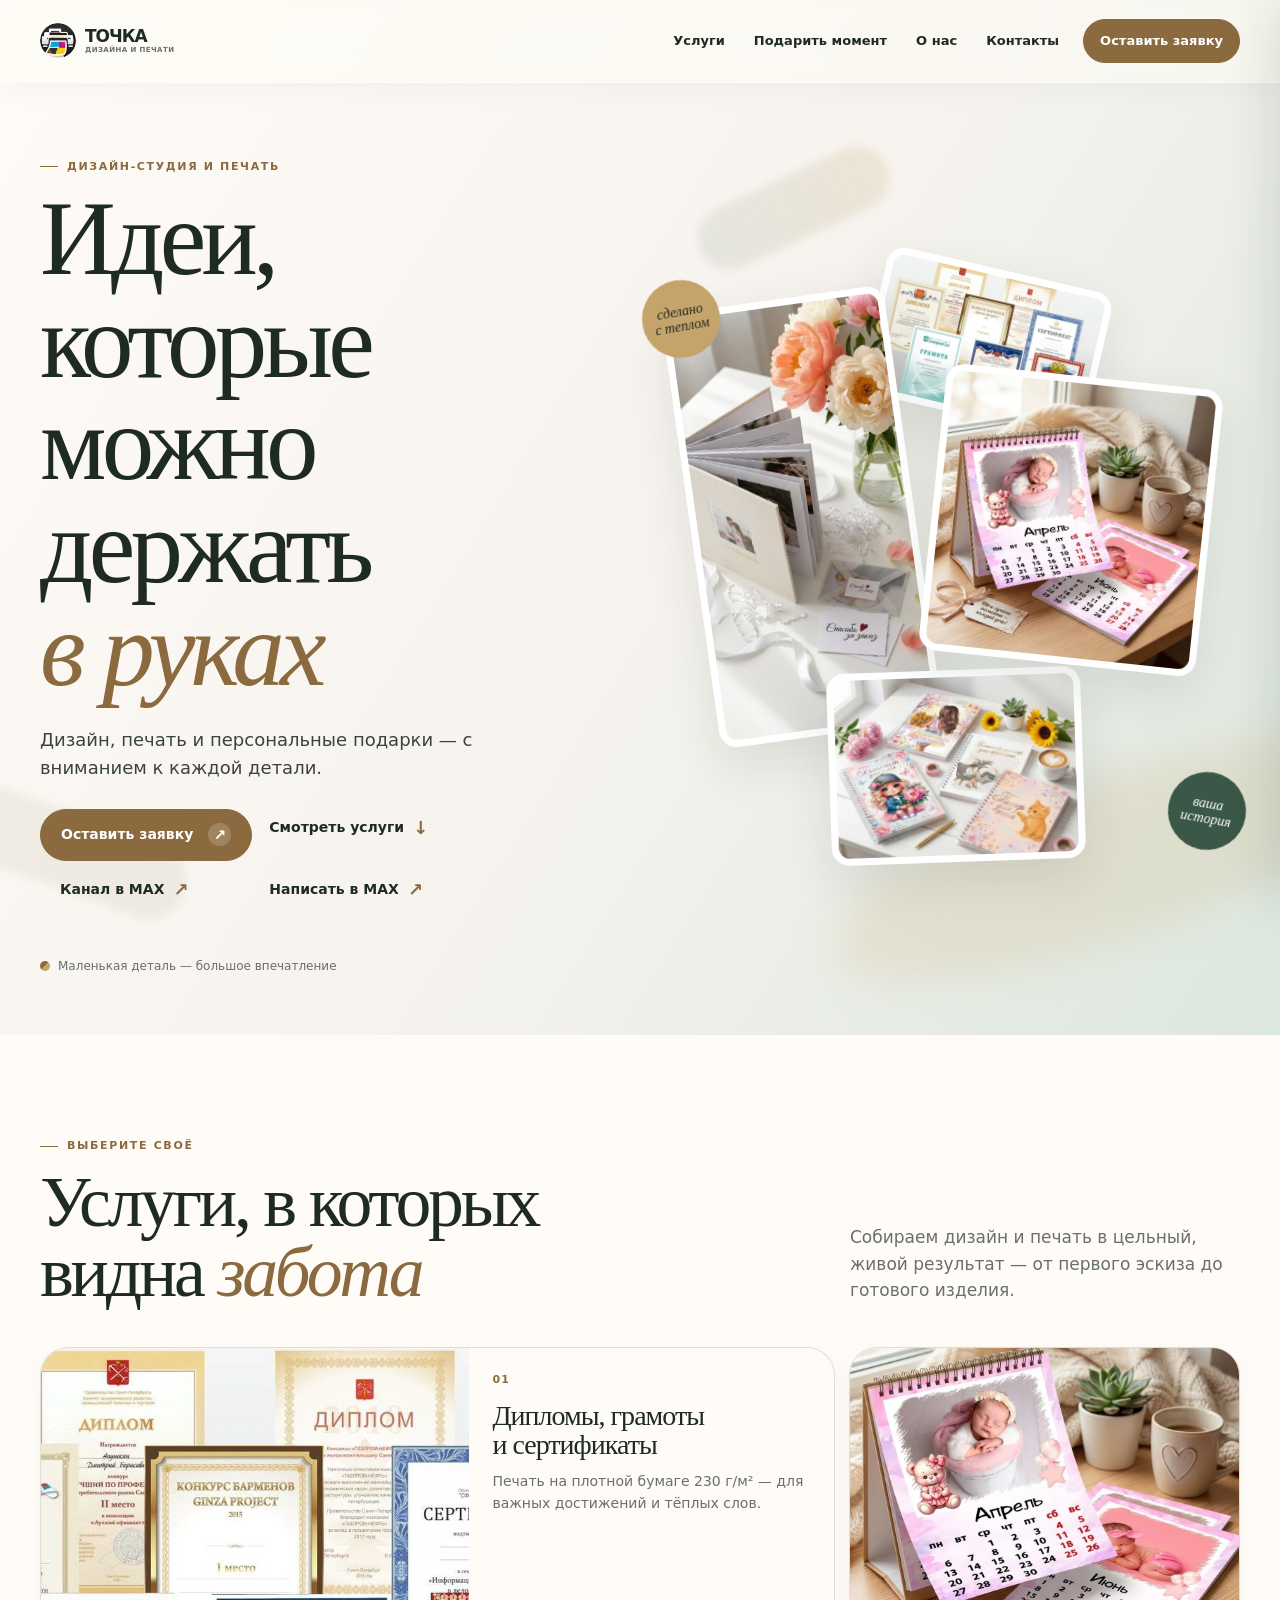
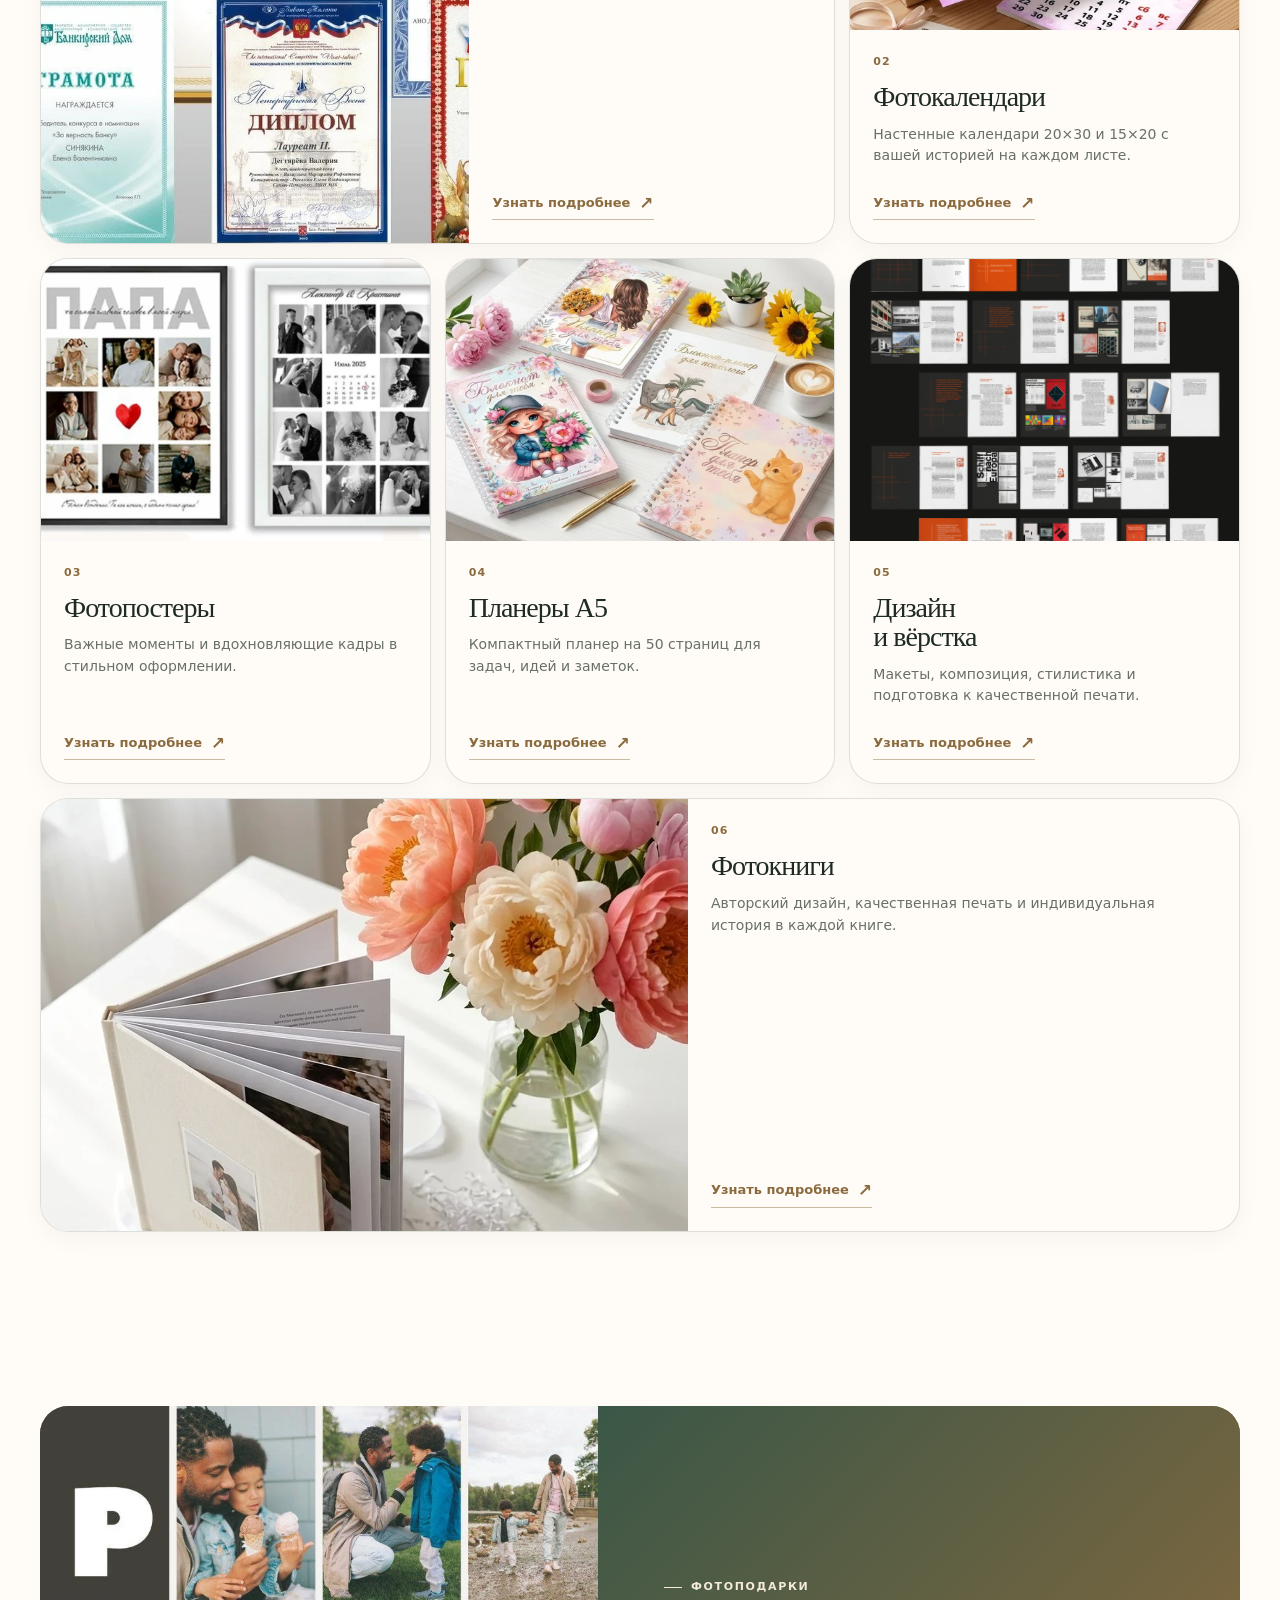
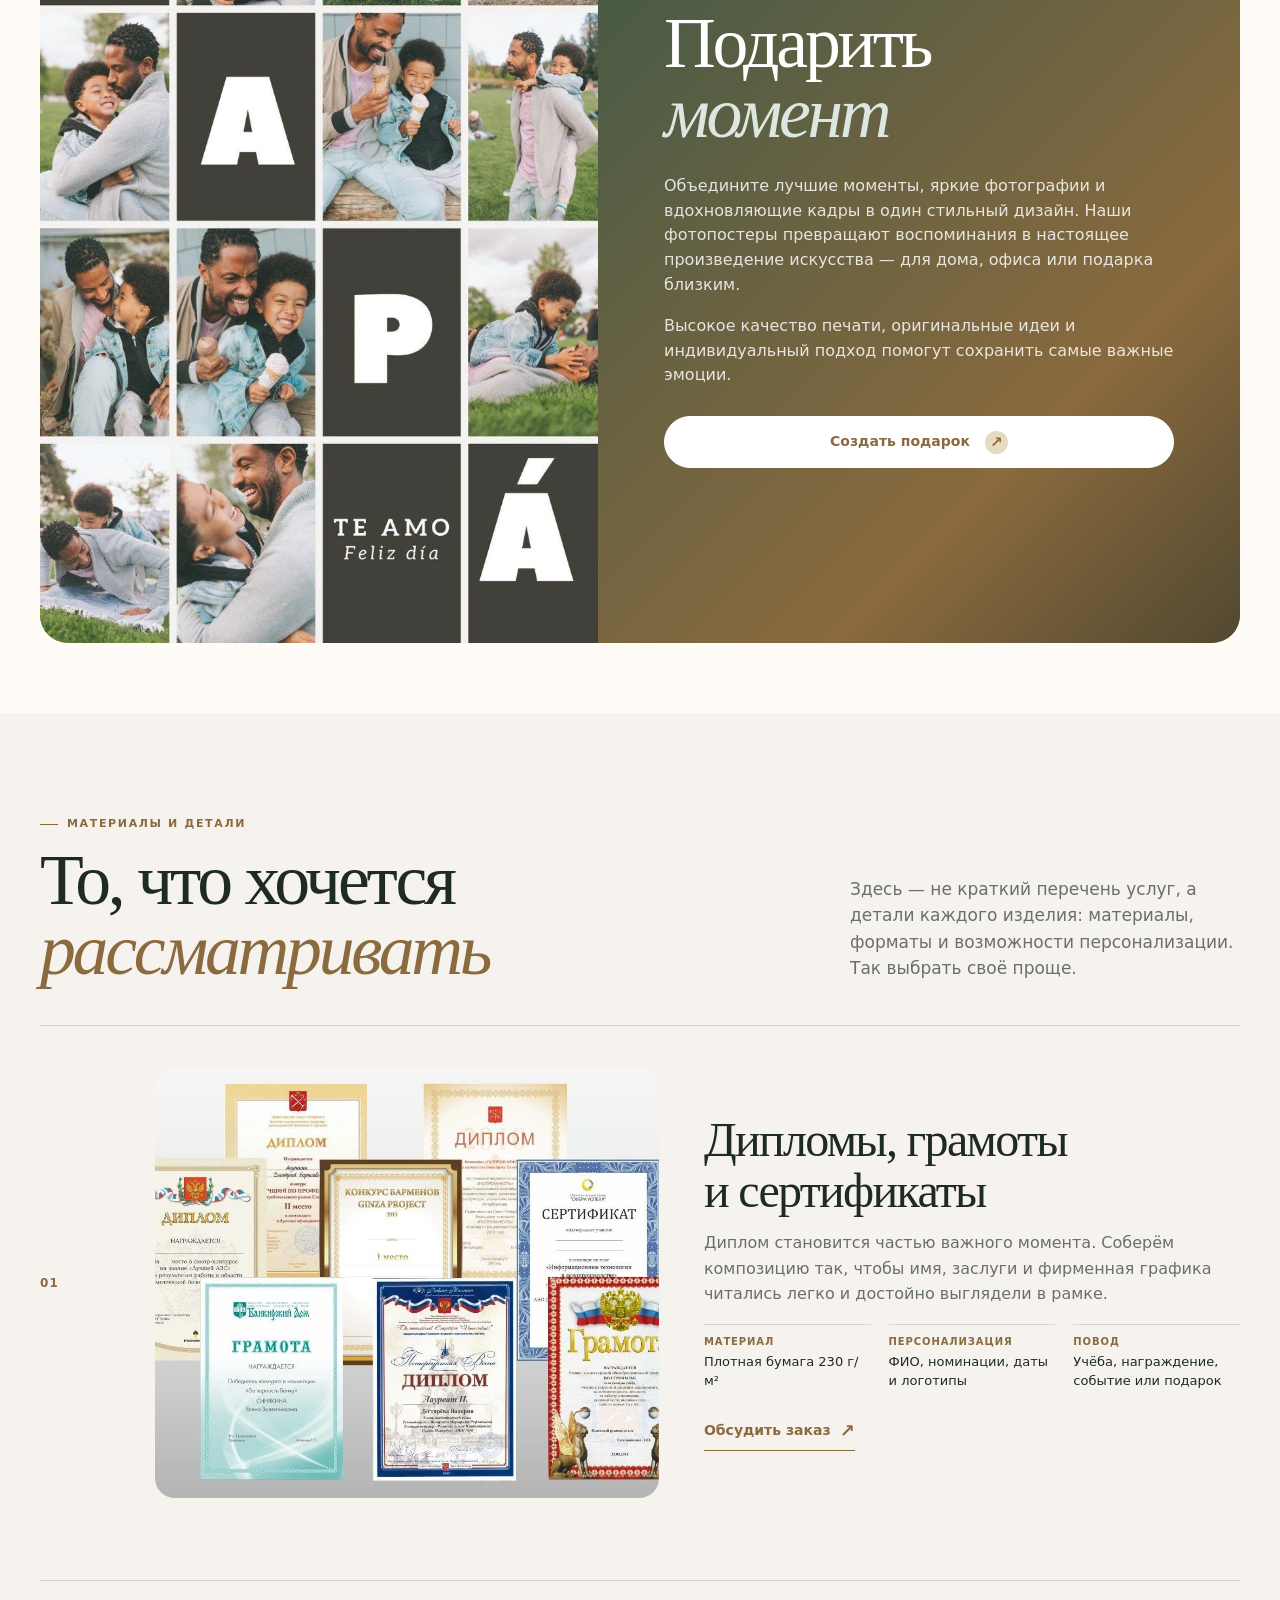
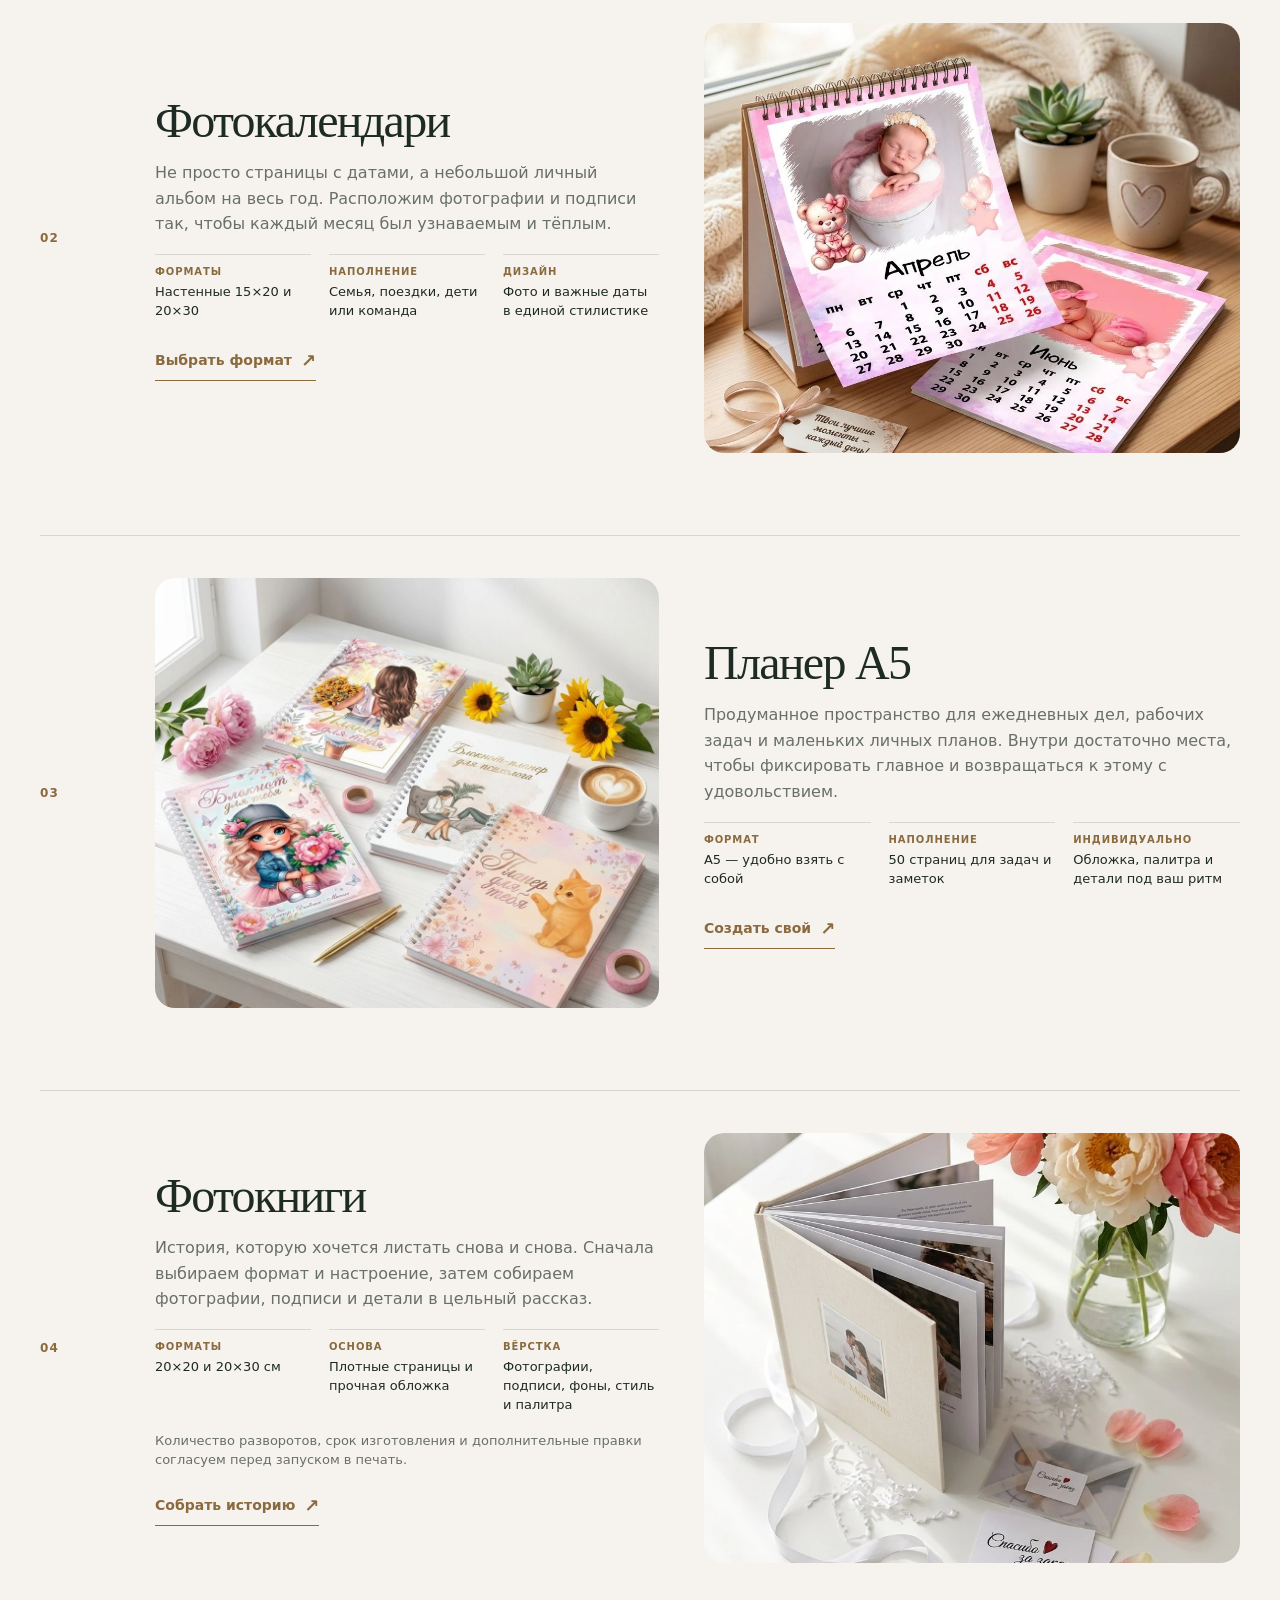
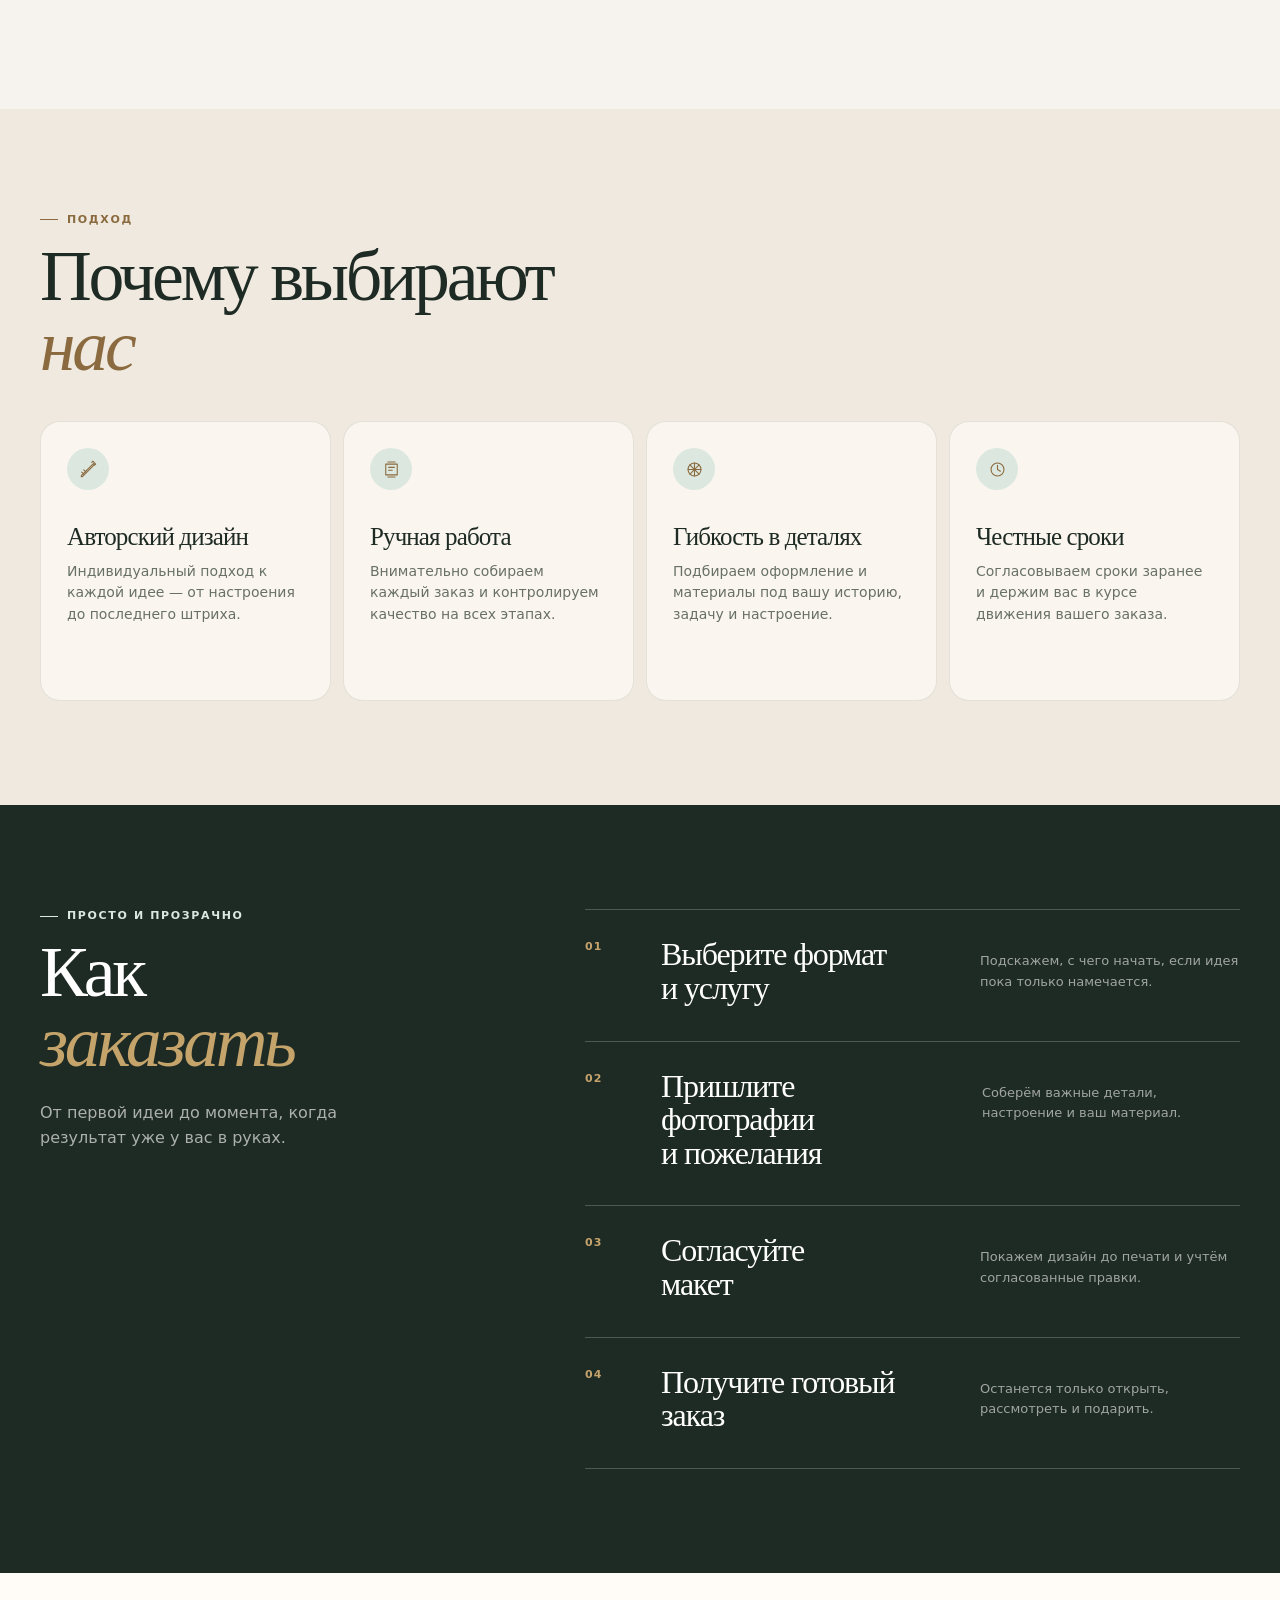
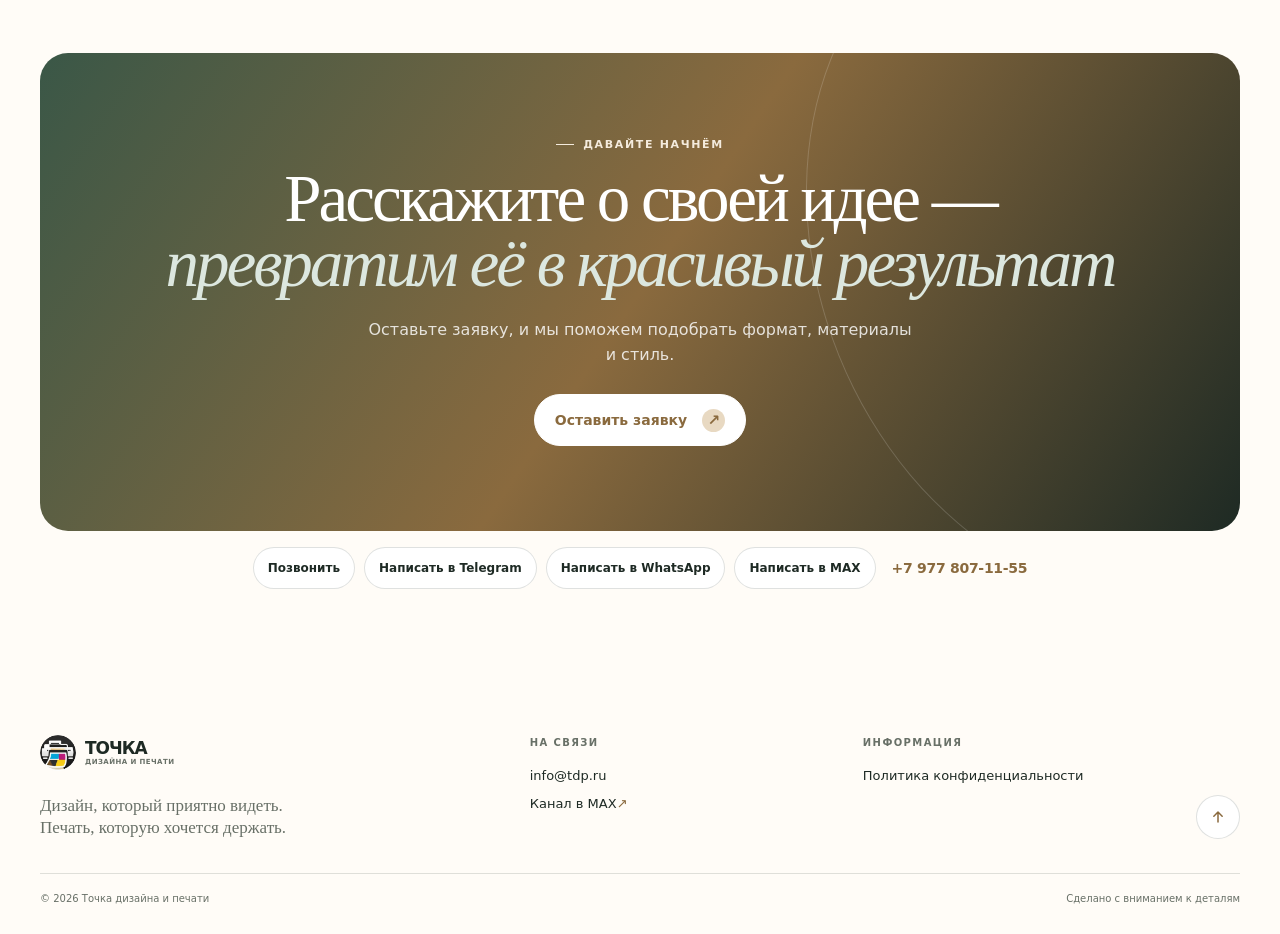
<file: index.html>
<!doctype html>
<html lang="ru">
<head>
  <meta charset="utf-8">
  <meta name="viewport" content="width=device-width, initial-scale=1">
  <meta name="description" content="Точка дизайна и печати — авторский дизайн, полиграфия, фотокниги, календари, постеры и персональные подарки.">
  <title>Точка дизайна и печати — идеи, которые можно держать в руках</title>
  <link rel="icon" href="./favicon.ico" sizes="any">
  <link rel="stylesheet" href="./styles.css">
</head>
<body>
  <a class="skip-link" href="#main-content">Перейти к содержанию</a>

  <header class="site-header" id="top">
    <div class="container header-inner">
      <a class="brand" href="#top" aria-label="Точка дизайна и печати — на главную">
        <span class="brand-mark" aria-hidden="true"><img src="./assets/images/logo.webp" alt=""></span>
        <span class="brand-text"><strong>Точка</strong><small>дизайна и печати</small></span>
      </a>

      <nav class="desktop-nav" aria-label="Основная навигация">
        <a href="#services">Услуги</a>
        <a href="#gift">Подарить момент</a>
        <a href="#about">О нас</a>
        <a href="#contacts">Контакты</a>
      </nav>

      <button class="button button-small desktop-cta" type="button" data-open-form>Оставить заявку</button>
      <button class="menu-toggle" type="button" aria-label="Открыть меню" aria-controls="mobile-menu" aria-expanded="false">
        <span></span><span></span><span></span>
      </button>
    </div>
  </header>

  <div class="menu-overlay" id="menu-overlay" hidden></div>
  <aside class="mobile-menu" id="mobile-menu" aria-label="Мобильное меню" aria-hidden="true">
    <div class="mobile-menu-head">
      <span class="menu-kicker">Навигация</span>
      <button class="icon-button close-menu" type="button" aria-label="Закрыть меню">
        <svg viewBox="0 0 24 24" aria-hidden="true"><path d="m6 6 12 12M18 6 6 18"/></svg>
      </button>
    </div>
    <nav class="mobile-nav">
      <a href="#services">Услуги <span>01</span></a>
      <a href="#gift">Подарить момент <span>02</span></a>
      <a href="#about">О нас <span>03</span></a>
      <a href="#contacts">Контакты <span>04</span></a>
    </nav>
    <button class="button button-wide" type="button" data-open-form>Оставить заявку</button>
    <p class="menu-note">Идея начинается с разговора.</p>
  </aside>

  <main id="main-content">
    <section class="hero" aria-labelledby="hero-title">
      <div class="hero-ink hero-ink-one" aria-hidden="true"></div>
      <div class="hero-ink hero-ink-two" aria-hidden="true"></div>
      <div class="container hero-grid">
        <div class="hero-copy">
          <p class="eyebrow">Дизайн-студия и печать</p>
          <h1 id="hero-title">Идеи, которые<br>можно держать<br><em>в руках</em></h1>
          <p class="hero-lead">Дизайн, печать и персональные подарки — с вниманием к каждой детали.</p>
          <div class="hero-actions">
            <div class="hero-actions-primary">
              <button class="button" type="button" data-open-form>Оставить заявку <span class="button-arrow" aria-hidden="true">↗</span></button>
              <a class="text-link hero-channel-link" href="https://max.ru/channel_TDP" target="_blank" rel="noopener noreferrer">Канал в MAX <span aria-hidden="true">↗</span></a>
            </div>
            <div class="hero-actions-primary">
              <a class="text-link" href="#services">Смотреть услуги <span aria-hidden="true">↓</span></a>
              <a class="text-link" href="https://web.max.ru/91235416" target="_blank" rel="noopener noreferrer">Написать в MAX <span aria-hidden="true">↗</span></a>
            </div>
          </div>
          <div class="hero-footnote"><span class="ink-dot" aria-hidden="true"></span> Маленькая деталь — большое впечатление</div>
        </div>

        <div class="hero-visual" data-parallax-area aria-label="Коллаж продукции студии">
          <div class="collage-card collage-card-book" data-parallax="-10">
            <img src="./assets/images/photo_2026-07-25_15-44-30.webp" alt="Фотокнига в светлой обложке среди цветов" width="896" height="1152">
          </div>
          <div class="collage-card collage-card-calendar" data-parallax="14">
            <img src="./assets/images/photo_2026-07-25_15-45-03.webp" alt="Настольный фотокалендарь с персональным дизайном" width="1024" height="1024" loading="eager">
          </div>
          <div class="collage-card collage-card-planner" data-parallax="8">
            <img src="./assets/images/photo_2026-07-25_15-44-50.webp" alt="Набор персональных планеров на рабочем столе" width="1024" height="1024">
          </div>
          <div class="collage-card collage-card-diploma" data-parallax="-7">
            <img src="./assets/images/photo_2026-07-25_15-45-09.webp" alt="Дипломы, грамоты и сертификаты" width="1280" height="720">
          </div>
          <span class="collage-sticker sticker-one">сделано<br>с теплом</span>
          <span class="collage-sticker sticker-two">ваша<br>история</span>
        </div>
      </div>
    </section>

    <section class="services section" id="services" aria-labelledby="services-title">
      <div class="container">
        <div class="section-heading reveal">
          <div>
            <p class="eyebrow">Выберите своё</p>
            <h2 id="services-title">Услуги, в которых<br>видна <em>забота</em></h2>
          </div>
          <p class="section-intro">Собираем дизайн и печать в цельный, живой результат — от первого эскиза до готового изделия.</p>
        </div>

        <div class="service-grid">
          <article class="service-card service-card-wide reveal">
            <div class="service-image"><img src="./assets/images/services/certificates.webp" alt="Примеры дипломов, грамот и сертификатов" width="1200" height="800" loading="lazy"></div>
            <div class="service-content"><p class="card-index">01</p><h3>Дипломы, грамоты<br>и сертификаты</h3><p>Печать на плотной бумаге 230 г/м² — для важных достижений и тёплых слов.</p><button class="card-link" type="button" data-open-form data-service="Дипломы, грамоты и сертификаты">Узнать подробнее <span>↗</span></button></div>
          </article>
          <article class="service-card reveal">
            <div class="service-image"><img src="./assets/images/services/calendars.webp" alt="Персональный фотокалендарь" width="1200" height="800" loading="lazy"></div>
            <div class="service-content"><p class="card-index">02</p><h3>Фотокалендари</h3><p>Настенные календари 20×30 и 15×20 с вашей историей на каждом листе.</p><button class="card-link" type="button" data-open-form data-service="Фотокалендари">Узнать подробнее <span>↗</span></button></div>
          </article>
          <article class="service-card reveal">
            <div class="service-image"><img src="./assets/images/services/posters.webp" alt="Фотопостеры с персональными фотографиями" width="1200" height="800" loading="lazy"></div>
            <div class="service-content"><p class="card-index">03</p><h3>Фотопостеры</h3><p>Важные моменты и вдохновляющие кадры в стильном оформлении.</p><button class="card-link" type="button" data-open-form data-service="Фотопостеры">Узнать подробнее <span>↗</span></button></div>
          </article>
          <article class="service-card reveal">
            <div class="service-image"><img src="./assets/images/services/planners.webp" alt="Персональные планеры с иллюстрациями" width="1200" height="800" loading="lazy"></div>
            <div class="service-content"><p class="card-index">04</p><h3>Планеры A5</h3><p>Компактный планер на 50 страниц для задач, идей и заметок.</p><button class="card-link" type="button" data-open-form data-service="Планеры A5">Узнать подробнее <span>↗</span></button></div>
          </article>
          <article class="service-card service-card-design reveal">
            <div class="service-image"><img src="./assets/images/services/design-layout.webp" alt="Развороты книги о модульной системе проектирования в графическом дизайне" width="1600" height="1871" loading="lazy"></div>
            <div class="service-content"><p class="card-index">05</p><h3>Дизайн<br>и вёрстка</h3><p>Макеты, композиция, стилистика и подготовка к качественной печати.</p><button class="card-link" type="button" data-open-form data-service="Дизайн и вёрстка">Узнать подробнее <span>↗</span></button></div>
          </article>
          <article class="service-card service-card-wide service-card-photo-books reveal">
            <div class="service-image"><img src="./assets/images/services/photo-books.webp" alt="Подарочная фотокнига в светлой обложке" width="1200" height="800" loading="lazy"></div>
            <div class="service-content"><p class="card-index">06</p><h3>Фотокниги</h3><p>Авторский дизайн, качественная печать и индивидуальная история в каждой книге.</p><button class="card-link" type="button" data-open-form data-service="Фотокниги">Узнать подробнее <span>↗</span></button></div>
          </article>
        </div>
      </div>
    </section>

    <section class="gift section" id="gift" aria-labelledby="gift-title">
      <div class="container gift-frame reveal">
        <div class="gift-photo"><img src="./assets/images/photo_2026-07-25_15-44-55.webp" alt="Семейный фотоколлаж для персонального постера" width="1024" height="1536" loading="lazy"></div>
        <div class="gift-copy">
          <p class="eyebrow">Фотоподарки</p>
          <h2 id="gift-title">Подарить<br><em>момент</em></h2>
          <p>Объедините лучшие моменты, яркие фотографии и вдохновляющие кадры в один стильный дизайн. Наши фотопостеры превращают воспоминания в настоящее произведение искусства — для дома, офиса или подарка близким.</p>
          <p>Высокое качество печати, оригинальные идеи и индивидуальный подход помогут сохранить самые важные эмоции.</p>
          <button class="button button-light" type="button" data-open-form data-service="Фотопостеры">Создать подарок <span class="button-arrow" aria-hidden="true">↗</span></button>
        </div>
      </div>
    </section>

    <section class="products section" id="about" aria-labelledby="products-title">
      <div class="container">
        <div class="section-heading reveal">
          <div><p class="eyebrow">Материалы и детали</p><h2 id="products-title">То, что хочется<br><em>рассматривать</em></h2></div>
          <p class="section-intro">Здесь — не краткий перечень услуг, а детали каждого изделия: материалы, форматы и возможности персонализации. Так выбрать своё проще.</p>
        </div>

        <div class="product-list">
          <article class="product-row reveal">
            <div class="product-number">01</div>
            <div class="product-picture"><img src="./assets/images/photo_2026-07-25_15-45-09.webp" alt="Печатные дипломы и сертификаты" width="1280" height="720" loading="lazy"></div>
            <div class="product-copy"><h3>Дипломы, грамоты<br>и сертификаты</h3><p class="product-lead">Диплом становится частью важного момента. Соберём композицию так, чтобы имя, заслуги и фирменная графика читались легко и достойно выглядели в рамке.</p><dl class="product-facts"><div><dt>Материал</dt><dd>Плотная бумага 230 г/м²</dd></div><div><dt>Персонализация</dt><dd>ФИО, номинации, даты и логотипы</dd></div><div><dt>Повод</dt><dd>Учёба, награждение, событие или подарок</dd></div></dl><button class="line-link" type="button" data-open-form data-service="Дипломы, грамоты и сертификаты">Обсудить заказ <span>↗</span></button></div>
          </article>
          <article class="product-row product-row-reverse reveal">
            <div class="product-number">02</div>
            <div class="product-picture"><img src="./assets/images/photo_2026-07-25_15-45-03.webp" alt="Фотокалендарь с детскими фотографиями" width="1024" height="1024" loading="lazy"></div>
            <div class="product-copy"><h3>Фотокалендари</h3><p class="product-lead">Не просто страницы с датами, а небольшой личный альбом на весь год. Расположим фотографии и подписи так, чтобы каждый месяц был узнаваемым и тёплым.</p><dl class="product-facts"><div><dt>Форматы</dt><dd>Настенные 15×20 и 20×30</dd></div><div><dt>Наполнение</dt><dd>Семья, поездки, дети или команда</dd></div><div><dt>Дизайн</dt><dd>Фото и важные даты в единой стилистике</dd></div></dl><button class="line-link" type="button" data-open-form data-service="Фотокалендари">Выбрать формат <span>↗</span></button></div>
          </article>
          <article class="product-row reveal">
            <div class="product-number">03</div>
            <div class="product-picture"><img src="./assets/images/photo_2026-07-25_15-44-50.webp" alt="Набор дизайнерских планеров" width="1024" height="1024" loading="lazy"></div>
            <div class="product-copy"><h3>Планер A5</h3><p class="product-lead">Продуманное пространство для ежедневных дел, рабочих задач и маленьких личных планов. Внутри достаточно места, чтобы фиксировать главное и возвращаться к этому с удовольствием.</p><dl class="product-facts"><div><dt>Формат</dt><dd>A5 — удобно взять с собой</dd></div><div><dt>Наполнение</dt><dd>50 страниц для задач и заметок</dd></div><div><dt>Индивидуально</dt><dd>Обложка, палитра и детали под ваш ритм</dd></div></dl><button class="line-link" type="button" data-open-form data-service="Планеры A5">Создать свой <span>↗</span></button></div>
          </article>
          <article class="product-row product-row-reverse reveal">
            <div class="product-number">04</div>
            <div class="product-picture"><img src="./assets/images/photo_2026-07-25_15-44-30.webp" alt="Фотокнига с плотной обложкой" width="896" height="1152" loading="lazy"></div>
            <div class="product-copy product-copy-long"><h3>Фотокниги</h3><p class="product-lead">История, которую хочется листать снова и снова. Сначала выбираем формат и настроение, затем собираем фотографии, подписи и детали в цельный рассказ.</p><dl class="product-facts"><div><dt>Форматы</dt><dd>20×20 и 20×30 см</dd></div><div><dt>Основа</dt><dd>Плотные страницы и прочная обложка</dd></div><div><dt>Вёрстка</dt><dd>Фотографии, подписи, фоны, стиль и палитра</dd></div></dl><p class="product-note">Количество разворотов, срок изготовления и дополнительные правки согласуем перед запуском в печать.</p><button class="line-link" type="button" data-open-form data-service="Фотокниги">Собрать историю <span>↗</span></button></div>
          </article>
        </div>
      </div>
    </section>

    <section class="advantages section" aria-labelledby="advantages-title">
      <div class="container">
        <div class="section-heading reveal"><div><p class="eyebrow">Подход</p><h2 id="advantages-title">Почему выбирают<br><em>нас</em></h2></div></div>
        <div class="advantage-grid">
          <article class="advantage-card reveal"><span class="advantage-icon"><svg viewBox="0 0 32 32" aria-hidden="true"><path d="M6 24.5 22.8 7.7l1.5 1.5L7.5 26H6v-1.5ZM20.5 6l1.5-1.5 4 4L24.5 10M9.5 22.5l-3-3M12.5 19.5l-3-3"/></svg></span><h3>Авторский дизайн</h3><p>Индивидуальный подход к каждой идее — от настроения до последнего штриха.</p></article>
          <article class="advantage-card reveal"><span class="advantage-icon"><svg viewBox="0 0 32 32" aria-hidden="true"><path d="M8 8.5h16v15H8zM11 5.5h10M11 26.5h10M12 13h8M12 17h5"/></svg></span><h3>Ручная работа</h3><p>Внимательно собираем каждый заказ и контролируем качество на всех этапах.</p></article>
          <article class="advantage-card reveal"><span class="advantage-icon"><svg viewBox="0 0 32 32" aria-hidden="true"><circle cx="16" cy="16" r="9"/><path d="M16 7v18M7 16h18M9.6 9.6l12.8 12.8M22.4 9.6 9.6 22.4"/></svg></span><h3>Гибкость в деталях</h3><p>Подбираем оформление и материалы под вашу историю, задачу и настроение.</p></article>
          <article class="advantage-card reveal"><span class="advantage-icon"><svg viewBox="0 0 32 32" aria-hidden="true"><circle cx="16" cy="16" r="9"/><path d="M16 10v6l4 2.5"/></svg></span><h3>Честные сроки</h3><p>Согласовываем сроки заранее и держим вас в курсе движения вашего заказа.</p></article>
        </div>
      </div>
    </section>

    <section class="order-flow section" aria-labelledby="order-title">
      <div class="container order-flow-inner">
        <div class="order-flow-intro reveal"><p class="eyebrow">Просто и прозрачно</p><h2 id="order-title">Как<br><em>заказать</em></h2><p>От первой идеи до момента, когда результат уже у вас в руках.</p></div>
        <ol class="steps-list">
          <li class="reveal"><span>01</span><div><h3>Выберите формат<br>и услугу</h3><p>Подскажем, с чего начать, если идея пока только намечается.</p></div></li>
          <li class="reveal"><span>02</span><div><h3>Пришлите фотографии<br>и пожелания</h3><p>Соберём важные детали, настроение и ваш материал.</p></div></li>
          <li class="reveal"><span>03</span><div><h3>Согласуйте<br>макет</h3><p>Покажем дизайн до печати и учтём согласованные правки.</p></div></li>
          <li class="reveal"><span>04</span><div><h3>Получите готовый<br>заказ</h3><p>Останется только открыть, рассмотреть и подарить.</p></div></li>
        </ol>
      </div>
    </section>

    <section class="final-cta section" aria-labelledby="cta-title">
      <div class="container final-cta-inner reveal">
        <p class="eyebrow">Давайте начнём</p>
        <h2 id="cta-title">Расскажите о своей идее —<br><em>превратим её в красивый результат</em></h2>
        <p>Оставьте заявку, и мы поможем подобрать формат, материалы и стиль.</p>
        <button class="button button-light" type="button" data-open-form>Оставить заявку <span class="button-arrow" aria-hidden="true">↗</span></button>
      </div>
      <nav class="container contact-actions reveal" aria-label="Связаться с нами">
        <a class="contact-action" href="tel:+79778071155">Позвонить</a>
        <a class="contact-action" href="tg://resolve?phone=79778071155">Написать в Telegram</a>
        <a class="contact-action" href="https://wa.me/79778071155" target="_blank" rel="noopener noreferrer">Написать в WhatsApp</a>
        <a class="contact-action" href="https://web.max.ru/91235416" target="_blank" rel="noopener noreferrer">Написать в MAX</a>
        <a class="contact-phone" href="https://web.max.ru/91235416" target="_blank" rel="noopener noreferrer" aria-label="Написать в MAX по номеру +7 977 807-11-55">+7 977 807-11-55</a>
      </nav>
    </section>
  </main>

  <footer class="site-footer" id="contacts">
    <div class="container footer-inner">
      <div class="footer-brand"><a class="brand" href="#top"><span class="brand-mark" aria-hidden="true"><img src="./assets/images/logo.webp" alt=""></span><span class="brand-text"><strong>Точка</strong><small>дизайна и печати</small></span></a><p>Дизайн, который приятно видеть.<br>Печать, которую хочется держать.</p></div>
      <div class="footer-links"><p class="footer-label">На связи</p><a href="mailto:info@tdp.ru">info@tdp.ru</a><a href="https://max.ru/channel_TDP" target="_blank" rel="noopener noreferrer">Канал в MAX <span>↗</span></a></div>
      <div class="footer-links"><p class="footer-label">Информация</p><button class="footer-button" type="button" data-open-policy>Политика конфиденциальности</button></div>
      <button class="to-top" type="button" aria-label="Вернуться наверх" data-to-top><svg viewBox="0 0 24 24" aria-hidden="true"><path d="M12 18V6m0 0L7 11m5-5 5 5"/></svg></button>
    </div>
    <div class="container footer-bottom"><span>© <span id="current-year"></span> Точка дизайна и печати</span><span>Сделано с вниманием к деталям</span></div>
  </footer>

  <div class="modal-backdrop" id="modal-backdrop" hidden></div>
  <section class="modal" id="request-modal" aria-labelledby="request-modal-title" aria-modal="true" role="dialog" hidden>
    <div class="modal-panel">
      <div class="modal-head"><div><p class="eyebrow">Новая идея</p><h2 id="request-modal-title">Оставить заявку</h2></div><button class="icon-button close-modal" type="button" aria-label="Закрыть форму"><svg viewBox="0 0 24 24" aria-hidden="true"><path d="m6 6 12 12M18 6 6 18"/></svg></button></div>
      <p class="modal-lead">Расскажите о задаче — ответим и поможем определиться с форматом.</p>
      <form id="request-form" novalidate>
        <div class="form-grid">
          <div class="field"><label for="request-name">Ваше имя <span aria-hidden="true">*</span></label><input id="request-name" name="name" type="text" autocomplete="name" required><p class="field-error" data-error-for="name"></p></div>
          <div class="field"><label for="request-phone">Телефон <span aria-hidden="true">*</span></label><input id="request-phone" name="phone" type="tel" inputmode="tel" autocomplete="tel" placeholder="+7 (___) ___-__-__" required><p class="field-error" data-error-for="phone"></p></div>
          <div class="field"><label for="request-email">Email <span aria-hidden="true">*</span></label><input id="request-email" name="email" type="email" autocomplete="email" required><p class="field-error" data-error-for="email"></p></div>
          <div class="field"><label for="request-service">Интересующая услуга <span aria-hidden="true">*</span></label><select id="request-service" name="service" required><option value="">Выберите услугу</option><option>Дипломы, грамоты и сертификаты</option><option>Фотокалендари</option><option>Фотопостеры</option><option>Планеры A5</option><option>Фотокниги</option><option>Дизайн и вёрстка</option><option>Другое</option></select><p class="field-error" data-error-for="service"></p></div>
          <div class="field field-full"><label for="request-comment">Комментарий</label><textarea id="request-comment" name="comment" rows="4" placeholder="Что вы хотите создать? Какие есть пожелания?"></textarea><p class="field-error" data-error-for="comment"></p></div>
          <div class="field field-full"><label for="request-file">Фото или макет <span class="field-optional">необязательно</span></label><div class="file-control"><input id="request-file" name="file" type="file" accept="image/*,.pdf,.doc,.docx"><label for="request-file"><svg viewBox="0 0 24 24" aria-hidden="true"><path d="M12 16V4m0 0L7.5 8.5M12 4l4.5 4.5M5 13v5a2 2 0 0 0 2 2h10a2 2 0 0 0 2-2v-5"/></svg>Прикрепить файл</label><span id="file-name">Файл не выбран</span></div><p class="field-error" data-error-for="file"></p></div>
        </div>
        <div class="form-actions"><button class="button" type="submit">Отправить заявку <span class="button-arrow" aria-hidden="true">↗</span></button><p>Нажимая кнопку, вы подтверждаете согласие на обработку данных.</p></div>
      </form>
      <div class="form-success" id="form-success" hidden><span class="success-icon"><svg viewBox="0 0 32 32" aria-hidden="true"><path d="m7 16 6 6 12-13"/></svg></span><h3>Спасибо!</h3><p>Заявка отправлена. Мы скоро свяжемся с вами.</p><button class="text-link" type="button" data-close-modal>Вернуться к сайту <span>→</span></button></div>
    </div>
  </section>

  <section class="modal modal-policy" id="policy-modal" aria-labelledby="policy-title" aria-modal="true" role="dialog" hidden>
    <div class="modal-panel"><div class="modal-head"><div><p class="eyebrow">Информация</p><h2 id="policy-title">Политика конфиденциальности</h2></div><button class="icon-button close-modal" type="button" aria-label="Закрыть"><svg viewBox="0 0 24 24" aria-hidden="true"><path d="m6 6 12 12M18 6 6 18"/></svg></button></div><div class="policy-text"><p>Мы используем данные из формы только для обработки вашего обращения и связи по заказу.</p><p>В демо-версии сайта заявки сохраняются локально в браузере. При подключении рабочего backend данные должны передаваться по защищённому соединению и храниться в защищённой базе данных.</p><p>Чтобы запросить удаление обращения, напишите на <a href="mailto:info@tdp.ru">info@tdp.ru</a>.</p></div></div>
  </section>

  <div class="toast" id="toast" role="status" aria-live="polite"></div>
  <script src="./script.js"></script>
</body>
</html>
</file>
<file: styles.css>
:root {
  --bg: #f6f3ee;
  --surface: #fffcf7;
  --surface-soft: #efe9df;
  --ink: #1e2a24;
  --muted: #687067;
  --line: rgba(30, 42, 36, .14);
  --raspberry: #8a6a3e;
  --raspberry-dark: #614724;
  --raspberry-soft: #e8d9c2;
  --gold: #c5a46b;
  --cyan: #3a5747;
  --cyan-dark: #253b2f;
  --cyan-soft: #dce7df;
  --yellow-soft: #f4ebdd;
  --shadow: 0 18px 50px rgba(30, 42, 36, .11);
  --shadow-hover: 0 26px 62px rgba(30, 42, 36, .18);
  --serif: Georgia, "Times New Roman", serif;
  --sans: Inter, ui-sans-serif, system-ui, -apple-system, BlinkMacSystemFont, "Segoe UI", sans-serif;
  --radius-lg: 28px;
  --radius-md: 20px;
  --container: min(1200px, calc(100% - 40px));
}

* { box-sizing: border-box; }
html { scroll-behavior: smooth; scroll-padding-top: 88px; }
body { margin: 0; min-width: 320px; overflow-x: hidden; background: var(--bg); color: var(--ink); font-family: var(--sans); font-size: 16px; line-height: 1.55; }
body.no-scroll { overflow: hidden; }
button, input, textarea, select { font: inherit; }
button, a, label { -webkit-tap-highlight-color: transparent; }
button { cursor: pointer; }
a { color: inherit; text-decoration: none; }
img { display: block; max-width: 100%; }
svg { fill: none; stroke: currentColor; stroke-linecap: round; stroke-linejoin: round; }

.container { width: var(--container); margin: 0 auto; }
.skip-link { position: fixed; z-index: 100; top: 12px; left: 12px; transform: translateY(-160%); background: var(--ink); color: #fff; padding: 10px 14px; border-radius: 8px; transition: transform .18s ease; }
.skip-link:focus { transform: translateY(0); }
.eyebrow { display: flex; align-items: center; gap: 9px; margin: 0 0 14px; color: var(--raspberry); font-size: 11px; font-weight: 750; letter-spacing: .15em; line-height: 1.25; text-transform: uppercase; }
.eyebrow::before { width: 18px; height: 1px; background: currentColor; content: ""; }
h1, h2, h3, p { margin-top: 0; }
h1, h2 { font-family: var(--serif); font-weight: 400; letter-spacing: -.045em; line-height: .98; }
h1 em, h2 em { color: var(--raspberry); font-style: italic; font-weight: 400; }
h1 { margin-bottom: 24px; font-size: clamp(48px, 8.2vw, 108px); }
h2 { margin: 0; font-size: clamp(42px, 5.6vw, 75px); }
h3 { font-family: var(--serif); font-size: 28px; font-weight: 400; letter-spacing: -.035em; line-height: 1.05; }
.section { padding: 84px 0; }
.section-heading { display: grid; gap: 26px; margin-bottom: 40px; }
.section-intro { max-width: 390px; margin: 0; color: var(--muted); font-size: 17px; }
.button { display: inline-flex; align-items: center; justify-content: center; gap: 15px; min-height: 52px; padding: 13px 20px; border: 1px solid var(--raspberry); border-radius: 999px; background: var(--raspberry); color: #fff; font-size: 14px; font-weight: 700; line-height: 1.1; transition: background .2s ease, border-color .2s ease, transform .2s ease, box-shadow .2s ease; }
.button:hover { border-color: var(--raspberry-dark); background: var(--raspberry-dark); box-shadow: 0 8px 18px rgba(138, 106, 62, .2); transform: translateY(-2px); }
.button:active { transform: translateY(0); box-shadow: none; }
.button-small { min-height: 44px; padding: 10px 16px; font-size: 13px; }
.button-wide { width: 100%; }
.button-light { border-color: #fff; background: #fff; color: var(--raspberry); }
.button-light:hover { border-color: #fff; background: #fffcf7; color: var(--raspberry-dark); }
.button-arrow { display: inline-grid; width: 23px; height: 23px; place-items: center; border-radius: 50%; background: rgba(255,255,255,.18); font-size: 15px; transition: transform .2s ease; }
.button:hover .button-arrow { transform: rotate(45deg); }
.button-light .button-arrow { background: var(--raspberry-soft); }
.text-link, .line-link { display: inline-flex; align-items: center; gap: 9px; border: 0; background: none; color: var(--ink); font-size: 14px; font-weight: 700; padding: 5px 0; }
.text-link span, .line-link span { color: var(--raspberry); font-size: 18px; transition: transform .2s ease; }
.text-link:hover span, .line-link:hover span { transform: translateY(2px); }
.text-link:focus-visible, .line-link:focus-visible, a:focus-visible, button:focus-visible, input:focus-visible, select:focus-visible, textarea:focus-visible { outline: 3px solid rgba(58, 87, 71, .55); outline-offset: 3px; }

/* Header */
.site-header { position: fixed; z-index: 30; top: 0; right: 0; left: 0; padding: 16px 0; border-bottom: 1px solid rgba(255,255,255,.42); background: rgba(255,252,247,.48); box-shadow: 0 8px 24px rgba(30,42,36,.03); transition: padding .25s ease, background .25s ease, border-color .25s ease, box-shadow .25s ease, backdrop-filter .25s ease; -webkit-backdrop-filter: blur(14px) saturate(115%); backdrop-filter: blur(14px) saturate(115%); }
.site-header.scrolled { padding: 10px 0; border-bottom-color: rgba(255,255,255,.6); background: rgba(255,252,247,.66); box-shadow: 0 8px 24px rgba(30,42,36,.06); -webkit-backdrop-filter: blur(18px) saturate(120%); backdrop-filter: blur(18px) saturate(120%); }
.header-inner { display: flex; align-items: center; justify-content: space-between; gap: 16px; }
.brand { display: inline-flex; align-items: center; flex-shrink: 0; gap: 9px; }
.brand-mark { display: grid; width: 36px; height: 36px; place-items: center; overflow: hidden; border-radius: 50%; }
.brand-mark img { display: block; width: 100%; height: 100%; object-fit: cover; }
.brand-text { display: grid; line-height: 1; text-transform: uppercase; }
.brand-text strong { font-size: 17px; font-weight: 850; letter-spacing: -.06em; }
.brand-text small { margin-top: 2px; color: var(--muted); font-size: 7px; font-weight: 800; letter-spacing: .06em; }
.desktop-nav, .desktop-cta { display: none; }
.menu-toggle { display: inline-flex; width: 44px; height: 44px; flex-direction: column; align-items: center; justify-content: center; gap: 5px; border: 1px solid var(--line); border-radius: 50%; background: rgba(255,252,247,.65); color: var(--ink); }
.menu-toggle span { width: 17px; height: 1.5px; background: currentColor; transition: transform .2s ease; }
.menu-toggle:hover { border-color: var(--raspberry); color: var(--raspberry); }
.menu-overlay { position: fixed; z-index: 38; inset: 0; background: rgba(30,42,36,.38); opacity: 0; transition: opacity .25s ease; }
.menu-overlay.is-open { opacity: 1; }
.mobile-menu { position: fixed; z-index: 39; top: 0; right: 0; bottom: 0; width: min(100%, 410px); display: flex; flex-direction: column; padding: 24px; border-left: 1px solid rgba(255,255,255,.42); background: rgba(255,252,247,.48); box-shadow: -18px 0 50px rgba(30,42,36,.13); transform: translateX(103%); transition: transform .32s cubic-bezier(.2,.72,.2,1); -webkit-backdrop-filter: blur(14px) saturate(115%); backdrop-filter: blur(14px) saturate(115%); }
.mobile-menu.is-open { transform: translateX(0); }
.mobile-menu-head { display: flex; align-items: center; justify-content: space-between; }
.menu-kicker { color: var(--raspberry); font-size: 11px; font-weight: 800; letter-spacing: .14em; text-transform: uppercase; }
.icon-button { display: grid; width: 44px; height: 44px; flex: 0 0 44px; place-items: center; border: 1px solid var(--line); border-radius: 50%; background: transparent; color: var(--ink); transition: color .2s ease, border-color .2s ease, background .2s ease; }
.icon-button svg { width: 20px; height: 20px; stroke-width: 1.8; }
.icon-button:hover { border-color: var(--raspberry); background: var(--cyan-soft); color: var(--raspberry); }
.mobile-nav { display: grid; gap: 0; margin: auto 0 30px; }
.mobile-nav a { display: flex; align-items: baseline; justify-content: space-between; padding: 16px 0; border-bottom: 1px solid var(--line); font-family: var(--serif); font-size: 34px; letter-spacing: -.04em; line-height: 1; }
.mobile-nav a span { color: var(--raspberry); font-family: var(--sans); font-size: 11px; font-weight: 800; letter-spacing: .08em; }
.mobile-nav a:hover { color: var(--raspberry); }
.menu-note { margin: 20px 0 0; color: var(--muted); font-family: var(--serif); font-size: 18px; font-style: italic; }

/* Hero */
.hero { position: relative; min-height: 100svh; padding: 132px 0 48px; overflow: hidden; background: linear-gradient(122deg, #fffcf7 0%, #f6f3ee 54%, var(--cyan-soft) 100%); }
.hero::after { position: absolute; z-index: 0; right: -9vw; bottom: 9%; width: 45vw; height: 13vw; border-radius: 50%; background: rgba(197,164,107,.18); content: ""; filter: blur(20px); transform: rotate(-19deg); }
.hero-grid { position: relative; z-index: 1; display: grid; align-items: center; gap: 38px; }
.hero-copy { position: relative; z-index: 2; }
.hero-lead { max-width: 460px; margin-bottom: 27px; color: #3b433d; font-size: 18px; line-height: 1.55; }
.hero-actions { display: flex; align-items: flex-start; flex-wrap: wrap; gap: 17px; }
.hero-actions-primary { display: grid; grid-template-rows: 52px auto; align-items: start; gap: 10px; }
.hero-channel-link { margin-left: 20px; }
.hero-footnote { display: flex; align-items: center; gap: 8px; margin-top: 48px; color: var(--muted); font-size: 12px; }
.ink-dot { width: 10px; height: 10px; border-radius: 50%; background: linear-gradient(135deg, var(--raspberry) 0 50%, var(--gold) 50%); }
.hero-visual { position: relative; width: min(100%, 540px); height: min(105vw, 500px); margin: 0 auto; }
.collage-card { position: absolute; overflow: hidden; border: 5px solid rgba(255,255,255,.92); border-radius: 18px; background: #fff; box-shadow: var(--shadow); transition: transform .25s ease; will-change: transform; }
.collage-card img { width: 100%; height: 100%; object-fit: cover; }
.collage-card-book { z-index: 2; top: 5%; left: 9%; width: 37%; height: 73%; transform: rotate(-8deg); }
.collage-card-calendar { z-index: 4; top: 18%; right: 5%; width: 46%; height: 48%; transform: rotate(6deg); }
.collage-card-planner { z-index: 3; bottom: 1%; left: 32%; width: 42%; height: 32%; transform: rotate(-2deg); }
.collage-card-diploma { z-index: 1; top: 0; right: 23%; width: 38%; height: 25%; transform: rotate(13deg); }
.collage-sticker { position: absolute; z-index: 5; display: grid; width: 78px; height: 78px; place-items: center; border-radius: 50%; background: var(--gold); color: var(--ink); font-family: var(--serif); font-size: 14px; font-style: italic; line-height: 1.1; text-align: center; transform: rotate(-10deg); }
.sticker-one { top: 2%; left: 1%; }
.sticker-two { right: -1%; bottom: 3%; background: var(--cyan); color: #fff; transform: rotate(10deg); }
.hero-ink { position: absolute; z-index: 0; border-radius: 999px; filter: blur(5px); opacity: .54; }
.hero-ink-one { top: 17%; right: 30%; width: 16vw; height: 5vw; background: linear-gradient(90deg, rgba(58,87,71,.18), rgba(197,164,107,.35)); transform: rotate(-25deg); }
.hero-ink-two { bottom: 14%; left: -4vw; width: 19vw; height: 6vw; background: rgba(138,106,62,.16); transform: rotate(20deg); }

/* Services */
.services { background: var(--surface); }
.service-grid { display: grid; gap: 14px; }
.service-card { display: flex; min-height: 460px; flex-direction: column; overflow: hidden; border: 1px solid var(--line); border-radius: var(--radius-lg); background: var(--surface); box-shadow: 0 8px 24px rgba(30,42,36,.035); transition: box-shadow .25s ease, transform .25s ease; }
.service-card:hover { box-shadow: var(--shadow-hover); transform: translateY(-5px); }
.service-image { aspect-ratio: 3 / 2; overflow: hidden; background: var(--surface-soft); }
.service-image img { display: block; width: 100%; height: 100%; object-fit: cover; transition: transform .45s cubic-bezier(.2,.7,.2,1); }
.service-card:hover .service-image img { transform: scale(1.055); }
.service-card:not(.service-card-wide) .service-image { height: clamp(230px, 22vw, 285px); flex: 0 0 clamp(230px, 22vw, 285px); aspect-ratio: auto; }
.service-card-photo-books .service-image img { object-position: 25% center; }
.service-card-design .service-image img { object-position: center 18%; }
.service-content { display: flex; height: 100%; flex-direction: column; align-items: flex-start; padding: 23px; }
.card-index { margin-bottom: 12px; color: var(--raspberry); font-size: 11px; font-weight: 800; letter-spacing: .1em; }
.service-content h3 { margin: 0 0 12px; }
.service-content > p:not(.card-index) { margin-bottom: 20px; color: var(--muted); font-size: 14px; }
.card-link { display: inline-flex; align-items: center; gap: 9px; margin-top: auto; padding: 3px 0; border: 0; border-bottom: 1px solid rgba(138,106,62,.45); background: transparent; color: var(--raspberry); font-size: 13px; font-weight: 750; }
.card-link span { font-size: 17px; transition: transform .2s ease; }
.card-link:hover span { transform: translate(2px,-2px); }

/* Gift */
.gift { padding-top: 54px; padding-bottom: 54px; background: var(--surface); }
.gift-frame { display: grid; overflow: hidden; border-radius: var(--radius-lg); background: var(--raspberry); color: #fff; }
.gift-photo { min-height: 330px; }
.gift-photo img { width: 100%; height: 100%; object-fit: cover; object-position: center; }
.gift-copy { padding: 44px 25px; background: linear-gradient(135deg, var(--cyan), var(--raspberry) 58%, var(--ink)); }
.gift-copy .eyebrow { color: var(--yellow-soft); }.gift-copy .eyebrow::before { background: currentColor; }
.gift-copy h2 { margin-bottom: 25px; }.gift-copy h2 em { color: var(--cyan-soft); }
.gift-copy p { color: rgba(255,255,255,.83); }
.gift-copy p:last-of-type { margin-bottom: 28px; }

/* Product rows */
.products { padding-top: 98px; }
.product-list { display: grid; gap: 30px; }
.product-row { display: grid; grid-template-columns: 38px minmax(0, 1fr); gap: 16px; padding-top: 25px; border-top: 1px solid var(--line); }
.product-number { color: var(--raspberry); font-size: 12px; font-weight: 800; letter-spacing: .1em; }
.product-picture { grid-column: 2; height: 260px; overflow: hidden; border-radius: var(--radius-md); background: var(--surface-soft); }
.product-picture img { width: 100%; height: 100%; object-fit: cover; transition: transform .45s ease; }.product-row:hover .product-picture img { transform: scale(1.03); }
.product-copy { grid-column: 2; }
.product-copy h3 { margin: 19px 0 14px; font-size: clamp(31px, 4.5vw, 48px); }
.product-copy p { max-width: 560px; margin-bottom: 17px; color: var(--muted); }
.product-copy .product-lead { font-size: 16px; line-height: 1.6; }
.product-facts { display: grid; grid-template-columns: repeat(2, minmax(0, 1fr)); max-width: 610px; gap: 10px 18px; margin: 0 0 21px; }
.product-facts > div { min-width: 0; border-top: 1px solid var(--line); padding-top: 9px; }
.product-facts dt { margin-bottom: 4px; color: var(--raspberry); font-size: 10px; font-weight: 800; letter-spacing: .09em; text-transform: uppercase; }
.product-facts dd { margin: 0; color: var(--ink); font-size: 13px; line-height: 1.45; }
.product-copy .product-note { max-width: 610px; margin-top: -5px; font-size: 13px; line-height: 1.5; }
.line-link { border-bottom: 1px solid var(--raspberry); color: var(--raspberry); }

/* Advantages */
.advantages { background: #efe9df; }
.advantage-grid { display: grid; gap: 12px; }
.advantage-card { min-height: 235px; padding: 22px; border: 1px solid rgba(30,42,36,.1); border-radius: var(--radius-md); background: rgba(255,252,247,.67); transition: transform .22s ease, background .22s ease, box-shadow .22s ease; }
.advantage-card:hover { background: var(--surface); box-shadow: 0 15px 30px rgba(30,42,36,.08); transform: translateY(-4px); }
.advantage-icon { display: grid; width: 42px; height: 42px; margin-bottom: 34px; place-items: center; border-radius: 50%; background: var(--cyan-soft); color: var(--raspberry); }.advantage-icon svg { width: 23px; height: 23px; stroke-width: 1.5; }
.advantage-card h3 { margin-bottom: 10px; font-size: 25px; }.advantage-card p { margin: 0; color: var(--muted); font-size: 14px; }

/* Order */
.order-flow { overflow: hidden; background: var(--ink); color: #fff; }
.order-flow-inner { display: grid; gap: 38px; }.order-flow .eyebrow { color: var(--cyan-soft); }.order-flow .eyebrow::before { background: currentColor; }.order-flow h2 em { color: var(--gold); }.order-flow-intro > p:last-child { max-width: 310px; margin: 23px 0 0; color: rgba(255,255,255,.63); }
.steps-list { display: grid; margin: 0; padding: 0; list-style: none; border-top: 1px solid rgba(255,255,255,.22); }
.steps-list li { display: grid; grid-template-columns: 45px 1fr; gap: 13px; padding: 23px 0; border-bottom: 1px solid rgba(255,255,255,.22); }.steps-list li > span { color: var(--gold); font-size: 11px; font-weight: 800; letter-spacing: .1em; }.steps-list h3 { margin: 0 0 7px; color: #fff; font-size: 27px; }.steps-list p { max-width: 340px; margin: 0; color: rgba(255,255,255,.58); font-size: 13px; }

/* Final CTA and footer */
.final-cta { padding: 54px 0; background: var(--surface); }.final-cta-inner { position: relative; overflow: hidden; padding: 45px 25px; border-radius: var(--radius-lg); background: linear-gradient(124deg, var(--cyan), var(--raspberry) 50%, var(--ink)); color: #fff; text-align: center; }.final-cta-inner::after { position: absolute; top: -34%; right: -12%; width: 47%; height: 150%; border: 1px solid rgba(255,255,255,.17); border-radius: 50%; content: ""; transform: rotate(-22deg); }.final-cta-inner > * { position: relative; z-index: 1; }.final-cta .eyebrow { justify-content: center; color: var(--yellow-soft); }.final-cta h2 { margin-bottom: 21px; font-size: clamp(37px, 5.3vw, 67px); }.final-cta h2 em { color: var(--cyan-soft); }.final-cta p:not(.eyebrow) { max-width: 550px; margin: 0 auto 27px; color: rgba(255,255,255,.82); }
.contact-actions { display: flex; align-items: center; justify-content: center; flex-wrap: wrap; gap: 9px; margin-top: 16px; }.contact-action { display: inline-flex; min-height: 42px; align-items: center; justify-content: center; padding: 9px 14px; border: 1px solid var(--line); border-radius: 999px; background: #fff; color: var(--ink); font-size: 12px; font-weight: 750; line-height: 1.15; transition: border-color .2s ease, background .2s ease, color .2s ease, transform .2s ease; }.contact-action:hover { border-color: var(--raspberry); background: var(--cyan-soft); color: var(--raspberry); transform: translateY(-2px); }.contact-phone { margin-left: 7px; color: var(--raspberry); font-size: 14px; font-weight: 800; letter-spacing: -.02em; white-space: nowrap; }
.site-footer { background: var(--surface); }.footer-inner { display: grid; grid-template-columns: 1fr auto; gap: 35px 20px; padding: 52px 0 34px; }.footer-brand { grid-column: 1 / -1; }.footer-brand > p { margin: 16px 0 0; color: var(--muted); font-family: var(--serif); font-size: 17px; line-height: 1.3; }.footer-links { display: grid; align-content: start; gap: 8px; }.footer-label { margin: 0 0 7px; color: var(--muted); font-size: 10px; font-weight: 800; letter-spacing: .14em; text-transform: uppercase; }.footer-links a, .footer-button { width: fit-content; padding: 0; border: 0; background: none; color: var(--ink); font-size: 13px; text-align: left; }.footer-links a:hover, .footer-button:hover { color: var(--raspberry); }.footer-links a span { color: var(--raspberry); }.to-top { display: grid; width: 44px; height: 44px; align-self: end; place-items: center; border: 1px solid var(--line); border-radius: 50%; background: #fff; color: var(--raspberry); transition: transform .2s ease, background .2s ease; }.to-top:hover { background: var(--yellow-soft); transform: translateY(-3px); }.to-top svg { width: 20px; height: 20px; stroke-width: 1.8; }.footer-bottom { display: flex; justify-content: space-between; gap: 14px; padding: 17px 0 22px; border-top: 1px solid var(--line); color: var(--muted); font-size: 10px; }

/* Modal and form */
.modal-backdrop { position: fixed; z-index: 50; inset: 0; background: rgba(30,42,36,.5); opacity: 0; transition: opacity .22s ease; }.modal-backdrop.is-open { opacity: 1; }.modal { position: fixed; z-index: 51; top: 50%; left: 50%; width: min(calc(100% - 24px), 760px); max-height: min(88svh, 800px); overflow: auto; border-radius: 25px; background: var(--surface); box-shadow: 0 24px 80px rgba(30,42,36,.3); opacity: 0; transform: translate(-50%, -47%); transition: opacity .22s ease, transform .22s ease; }.modal.is-open { opacity: 1; transform: translate(-50%, -50%); }.modal-panel { padding: 25px; }.modal-head { display: flex; align-items: start; justify-content: space-between; gap: 15px; }.modal-head h2 { font-size: clamp(37px, 6vw, 54px); }.modal-lead { max-width: 470px; margin: 17px 0 24px; color: var(--muted); }.form-grid { display: grid; gap: 18px; }.field { min-width: 0; }.field > label:not(.checkbox-label) { display: block; margin-bottom: 7px; font-size: 13px; font-weight: 700; }.field > label span:not(.field-optional), .checkbox-label i { color: var(--raspberry); font-style: normal; }.field-optional { color: var(--muted); font-size: 11px; font-weight: 500; }.field input:not([type="checkbox"]), .field textarea, .field select { width: 100%; border: 1px solid var(--line); border-radius: 10px; outline: none; background: #fff; color: var(--ink); transition: border-color .18s ease, box-shadow .18s ease; }.field input:not([type="checkbox"]), .field select { min-height: 46px; padding: 11px 12px; }.field textarea { min-height: 100px; padding: 12px; resize: vertical; }.field input::placeholder, .field textarea::placeholder { color: #858a84; }.field input:focus, .field textarea:focus, .field select:focus { border-color: var(--raspberry); box-shadow: 0 0 0 3px rgba(58,87,71,.18); }.field.is-invalid input, .field.is-invalid textarea, .field.is-invalid select { border-color: var(--raspberry); }.field-error { min-height: 16px; margin: 5px 0 0; color: var(--raspberry-dark); font-size: 11px; line-height: 1.35; }.file-control { display: flex; min-height: 48px; align-items: center; gap: 9px; overflow: hidden; border: 1px dashed rgba(30,42,36,.32); border-radius: 10px; padding: 5px; }.file-control input { position: absolute; width: 1px; height: 1px; opacity: 0; }.file-control label { display: inline-flex; min-height: 36px; align-items: center; gap: 6px; padding: 7px 10px; border-radius: 7px; background: var(--yellow-soft); color: var(--raspberry); font-size: 12px; font-weight: 700; cursor: pointer; }.file-control label:hover { background: var(--cyan-soft); }.file-control svg { width: 16px; height: 16px; stroke-width: 1.8; }.file-control > span { overflow: hidden; color: var(--muted); font-size: 11px; text-overflow: ellipsis; white-space: nowrap; }.checkbox-field { margin-top: 2px; }.checkbox-label { display: flex; gap: 9px; align-items: flex-start; color: #424a44; font-size: 12px; line-height: 1.4; cursor: pointer; }.checkbox-label input { position: absolute; width: 1px; height: 1px; opacity: 0; }.fake-checkbox { display: grid; width: 19px; height: 19px; flex: 0 0 19px; place-items: center; margin-top: 0; border: 1px solid rgba(30,42,36,.4); border-radius: 5px; background: #fff; color: #fff; transition: background .18s ease, border-color .18s ease; }.fake-checkbox svg { width: 15px; height: 15px; stroke-width: 2.2; }.checkbox-label input:checked + .fake-checkbox { border-color: var(--raspberry); background: var(--raspberry); }.checkbox-label input:focus-visible + .fake-checkbox { outline: 3px solid rgba(58,87,71,.55); outline-offset: 2px; }.form-actions { display: flex; flex-direction: column; align-items: flex-start; gap: 11px; margin-top: 24px; }.form-actions p { margin: 0; color: var(--muted); font-size: 10px; }.form-success { display: grid; place-items: center; padding: 60px 15px 38px; text-align: center; }.form-success .success-icon { display: grid; width: 60px; height: 60px; place-items: center; margin-bottom: 17px; border-radius: 50%; background: var(--cyan-soft); color: var(--ink); }.success-icon svg { width: 32px; height: 32px; stroke-width: 2; }.form-success h3 { margin: 0 0 8px; font-size: 35px; }.form-success p { max-width: 300px; color: var(--muted); }.form-success .text-link { margin-top: 15px; }.modal-policy { width: min(calc(100% - 24px), 620px); }.policy-text { margin-top: 24px; color: var(--muted); }.policy-text p:last-child { margin-bottom: 0; }.policy-text a { color: var(--raspberry); font-weight: 700; text-decoration: underline; text-underline-offset: 3px; }.toast { position: fixed; z-index: 80; right: 14px; bottom: 14px; max-width: calc(100% - 28px); padding: 12px 15px; border-radius: 10px; background: var(--ink); box-shadow: var(--shadow); color: #fff; font-size: 13px; opacity: 0; pointer-events: none; transform: translateY(12px); transition: opacity .22s ease, transform .22s ease; }.toast.show { opacity: 1; transform: translateY(0); }

  .modal {
    overflow-x: hidden;
    scrollbar-width: none;
  }

  .modal::-webkit-scrollbar {
    display: none;
    width: 0;
    height: 0;
  }

  @media (min-width: 600px) and (min-height: 850px) {
    .modal {
      max-height: none;
      overflow: visible;
    }

    .modal .modal-panel {
      padding-block: 25px;
    }
  }

  .form-success[hidden] { display: none; }

/* Scroll reveal */
.reveal-ready .reveal { --reveal-delay: 0ms; opacity: 0; transform: translate3d(0, clamp(16px, 2.4vw, 28px), 0); transition: opacity .48s cubic-bezier(.22, 1, .36, 1) var(--reveal-delay), transform .6s cubic-bezier(.22, 1, .36, 1) var(--reveal-delay); }
.reveal-ready .reveal.visible { opacity: 1; transform: translate3d(0, 0, 0); }

/* Enhanced hover feedback: desktop pointers only, with motion opt-out below. */
.button { transition: background .2s ease, border-color .2s ease, transform .2s ease, box-shadow .2s ease, letter-spacing .2s ease; }
.brand-mark { transition: transform .28s cubic-bezier(.2,.75,.2,1), box-shadow .28s ease; }
.brand-mark img { transition: transform .34s cubic-bezier(.2,.75,.2,1); }
.brand-text { transition: transform .24s ease; }
.menu-toggle { transition: border-color .2s ease, color .2s ease, background .2s ease, transform .2s ease; }
.icon-button svg, .to-top svg { transition: transform .24s ease; }
.mobile-nav a span { transition: transform .2s ease; }
.collage-card { transition: transform .25s ease, translate .3s cubic-bezier(.2,.75,.2,1), scale .3s cubic-bezier(.2,.75,.2,1), box-shadow .3s ease; will-change: transform, translate, scale; }
.collage-sticker { transition: translate .3s cubic-bezier(.2,.75,.2,1), scale .3s cubic-bezier(.2,.75,.2,1), box-shadow .3s ease; }
.service-card { transition: border-color .25s ease, box-shadow .25s ease, transform .25s ease; }
.service-image { position: relative; }
.service-image::after { position: absolute; inset: 0; background: linear-gradient(135deg, rgba(58,87,71,.24), transparent 58%); content: ""; opacity: 0; pointer-events: none; transition: opacity .3s ease; }
.card-index { transition: transform .24s ease, letter-spacing .24s ease; }
.service-content h3 { transition: transform .24s ease, color .24s ease; }
.gift-frame { transition: box-shadow .3s ease, transform .3s ease; }
.gift-photo img { transition: transform .55s cubic-bezier(.2,.75,.2,1); }
.gift-copy { background-size: 125% 125%; background-position: 0 0; transition: background-position .5s ease; }
.product-row { transition: border-color .24s ease; }
.product-number { transition: transform .24s ease, letter-spacing .24s ease; }
.product-picture { transition: transform .32s cubic-bezier(.2,.75,.2,1), box-shadow .32s ease; }
.product-copy h3 { transition: transform .28s ease, color .28s ease; }
.advantage-icon { transition: transform .3s cubic-bezier(.2,.75,.2,1), background .24s ease, color .24s ease; }
.advantage-icon svg { transition: transform .3s cubic-bezier(.2,.75,.2,1); }
.advantage-card h3 { transition: transform .24s ease, color .24s ease; }
.steps-list li { transition: background .24s ease, box-shadow .24s ease; }
.steps-list li > span { transition: transform .24s ease, letter-spacing .24s ease; }
.steps-list h3 { transition: color .24s ease, transform .24s ease; }
.final-cta-inner { transition: box-shadow .32s ease, transform .32s cubic-bezier(.2,.75,.2,1); }
.final-cta-inner::after { transition: transform .5s cubic-bezier(.2,.75,.2,1); }
.footer-links a, .footer-button { display: inline-flex; transition: color .2s ease, transform .2s ease; }
.footer-links a span { transition: transform .2s ease; }
.to-top { transition: transform .2s ease, background .2s ease, box-shadow .2s ease; }
.file-control { transition: border-color .2s ease, background .2s ease; }
.file-control label { transition: background .2s ease, transform .2s ease; }
.file-control svg { transition: transform .2s ease; }
.fake-checkbox { transition: background .18s ease, border-color .18s ease, transform .2s ease; }

@media (hover: hover) and (pointer: fine) {
  .brand:hover .brand-mark { box-shadow: 0 8px 18px rgba(30,42,36,.16); transform: rotate(-8deg) scale(1.08); }
  .brand:hover .brand-mark img { transform: scale(1.12) rotate(8deg); }
  .brand:hover .brand-text { transform: translateX(2px); }
  .button:hover { letter-spacing: .015em; }
  .button:hover .button-arrow { transform: translateX(2px) rotate(45deg); }
  .menu-toggle:hover { background: var(--cyan-soft); transform: rotate(4deg); }
  .menu-toggle:hover span:first-child { transform: translateX(2px); }
  .menu-toggle:hover span:last-child { transform: translateX(-2px); }
  .icon-button:hover svg { transform: rotate(90deg); }
  .mobile-nav a:hover span { transform: translateX(-4px); }
  .hero-visual:hover .collage-card { box-shadow: 0 24px 55px rgba(30,42,36,.17); scale: 1.018; }
  .hero-visual:hover .collage-card-calendar { scale: 1.055; }
  .hero-visual:hover .sticker-one { box-shadow: 0 9px 18px rgba(30,42,36,.14); translate: -3px -4px; scale: 1.07; }
  .hero-visual:hover .sticker-two { box-shadow: 0 9px 18px rgba(30,42,36,.14); translate: 3px 4px; scale: 1.07; }
  .service-card:hover { border-color: rgba(58,87,71,.45); }
  .service-card:hover .service-image::after { opacity: 1; }
  .service-card:hover .card-index { letter-spacing: .16em; transform: translateX(3px); }
  .service-card:hover .service-content h3 { color: var(--raspberry-dark); transform: translateY(-2px); }
  .gift-frame:hover { box-shadow: var(--shadow-hover); transform: translateY(-3px); }
  .gift-frame:hover .gift-photo img { transform: scale(1.055); }
  .gift-frame:hover .gift-copy { background-position: 100% 100%; }
  .product-row:hover { border-color: rgba(58,87,71,.5); }
  .product-row:hover .product-number { letter-spacing: .16em; transform: translateX(3px); }
  .product-row:hover .product-picture { box-shadow: 0 16px 32px rgba(30,42,36,.13); transform: translateY(-4px); }
  .product-row:hover .product-copy h3 { color: var(--raspberry-dark); transform: translateX(4px); }
  .advantage-card:hover .advantage-icon { background: var(--raspberry); color: #fff; transform: rotate(-8deg) scale(1.1); }
  .advantage-card:hover .advantage-icon svg { transform: rotate(8deg); }
  .advantage-card:hover h3 { color: var(--raspberry-dark); transform: translateY(-2px); }
  .steps-list li:hover { background: rgba(255,255,255,.045); box-shadow: inset 3px 0 0 var(--gold); }
  .steps-list li:hover > span { letter-spacing: .16em; transform: translateY(-2px); }
  .steps-list li:hover h3 { color: var(--gold); transform: translateX(4px); }
  .final-cta-inner:hover { box-shadow: 0 22px 46px rgba(30,42,36,.25); transform: translateY(-4px); }
  .final-cta-inner:hover::after { transform: translateX(-16px) rotate(-22deg) scale(1.04); }
  .footer-links a:hover, .footer-button:hover { transform: translateX(3px); }
  .footer-links a:hover span { transform: translate(3px,-2px); }
  .to-top:hover { box-shadow: 0 10px 20px rgba(30,42,36,.12); }
  .to-top:hover svg { transform: translateY(-2px); }
  .file-control:hover { border-color: rgba(58,87,71,.55); background: var(--cyan-soft); }
  .file-control label:hover { transform: translateY(-1px); }
  .file-control label:hover svg { transform: translateY(-2px); }
  .checkbox-label:hover .fake-checkbox { border-color: var(--raspberry); transform: scale(1.08); }
}

/* On phones, services are a compact visual catalogue. */
@media (max-width: 599px) {
  .services .section-heading { margin-bottom: 28px; }
  .services .section-intro { display: none; }
  .service-grid { grid-template-columns: repeat(2, minmax(0, 1fr)); gap: 18px 12px; }
  .advantage-grid { grid-template-columns: repeat(2, minmax(0, 1fr)); }
  .service-card,
  .service-card.service-card-wide {
    min-height: 0;
    border: 0;
    border-radius: 0;
    box-shadow: none;
  }
  .service-card:hover { box-shadow: none; transform: none; }
  .service-card .service-image,
  .service-card:not(.service-card-wide) .service-image {
    height: auto;
    flex: 0 0 auto;
    aspect-ratio: 1 / 1;
    border-radius: 12px;
  }
  .service-card-wide .service-image { align-self: auto; }
  .service-content { display: block; height: auto; padding: 8px 1px 0; }
  .service-content .card-index,
  .service-content > p:not(.card-index),
  .service-content .card-link { display: none; }
  .service-content h3 {
    margin: 0;
    font-family: var(--sans);
    font-size: clamp(12px, 3.7vw, 14px);
    font-weight: 700;
    letter-spacing: -.02em;
    line-height: 1.2;
  }
  .service-card-design .service-image img { object-position: center 12%; }
}

@media (min-width: 600px) {
  :root { --container: min(1200px, calc(100% - 64px)); }
  .hero { padding-top: 145px; }.hero-visual { height: 520px; }.section { padding: 104px 0; }.service-grid { grid-template-columns: repeat(2, 1fr); }.service-card-wide { display: grid; grid-column: span 2; grid-template-columns: 1.05fr .95fr; min-height: 350px; }.service-card-wide .service-image { align-self: stretch; height: auto; aspect-ratio: auto; }.gift-copy { padding: 56px; }.product-row { grid-template-columns: 60px minmax(230px, .9fr) minmax(0, 1.05fr); gap: 24px; align-items: center; padding: 33px 0; }.product-picture, .product-copy { grid-column: auto; }.product-picture { height: 320px; }.product-copy h3 { margin-top: 0; }.product-row-reverse .product-picture { order: 3; }.product-row-reverse .product-copy { order: 2; }.advantage-grid { grid-template-columns: repeat(2, 1fr); }.order-flow-inner { grid-template-columns: .8fr 1.2fr; align-items: start; }.footer-inner { grid-template-columns: 1.5fr 1fr 1fr auto; }.footer-brand { grid-column: auto; }.modal-panel { padding: 35px; }.form-grid { grid-template-columns: repeat(2, 1fr); }.field-full { grid-column: 1 / -1; }.form-actions { flex-direction: row; align-items: center; justify-content: space-between; }.form-actions p { max-width: 300px; text-align: right; }
}

@media (min-width: 900px) {
  .site-header { padding: 19px 0; }.desktop-nav { display: flex; align-items: center; gap: 29px; margin-left: auto; }.desktop-nav a { position: relative; padding: 11px 0; font-size: 13px; font-weight: 650; }.desktop-nav a::after { position: absolute; right: 0; bottom: 5px; left: 0; height: 1px; background: var(--raspberry); content: ""; transform: scaleX(0); transform-origin: right; transition: transform .22s ease; }.desktop-nav a:hover { color: var(--raspberry); }.desktop-nav a:hover::after { transform: scaleX(1); transform-origin: left; }.desktop-cta { display: inline-flex; margin-left: 8px; }.menu-toggle { display: none; }.hero { min-height: 730px; padding: 160px 0 60px; }.hero-grid { grid-template-columns: .94fr 1.06fr; gap: 42px; }.hero-visual { width: 100%; height: min(48vw, 590px); margin: 0; }.collage-card { border-width: 7px; }.section-heading { grid-template-columns: 1fr .58fr; align-items: end; }.section-intro { justify-self: end; padding-bottom: 4px; }.service-grid { grid-template-columns: repeat(3, 1fr); }.service-card-wide { grid-column: span 2; grid-template-columns: 1.08fr .92fr; }.service-card { min-height: 455px; }.service-card-wide { min-height: 400px; }.gift { padding-top: 70px; padding-bottom: 70px; }.gift-frame { grid-template-columns: .93fr 1.07fr; min-height: 560px; }.gift-photo { min-height: 0; }.gift-copy { display: flex; flex-direction: column; justify-content: center; padding: 66px; }.product-row { grid-template-columns: 70px minmax(330px, .94fr) minmax(0, 1fr); gap: 45px; }.product-picture { height: 390px; }.advantages .section-heading { grid-template-columns: 1fr; }.advantage-grid { grid-template-columns: repeat(4, 1fr); }.advantage-card { min-height: 280px; padding: 26px; }.order-flow-inner { grid-template-columns: .82fr 1.18fr; gap: 90px; }.steps-list li { grid-template-columns: 58px 1fr; gap: 18px; padding: 28px 0; }.steps-list li > div { display: flex; align-items: baseline; justify-content: space-between; gap: 30px; }.steps-list h3 { font-size: 32px; }.steps-list p { flex: 0 1 260px; }.final-cta { padding: 80px 0; }.final-cta-inner { padding: 76px 54px; }.footer-inner { padding-top: 66px; }.footer-bottom { padding-bottom: 27px; }
}

@media (min-width: 900px) {
  .product-facts { grid-template-columns: repeat(3, minmax(0, 1fr)); }
}

@media (min-width: 1180px) {
  .hero-grid { gap: 60px; }.hero-visual { height: 600px; }.service-card-wide .service-image { align-self: stretch; height: auto; aspect-ratio: auto; }.product-list { gap: 40px; }.product-row { padding: 42px 0; }.product-picture { height: 430px; }.final-cta-inner { padding: 85px 70px; }
}

@media (min-width: 600px) {
  .service-card-photo-books { grid-column: 1 / -1; }
}

@media (prefers-reduced-motion: reduce) {
  *, *::before, *::after { scroll-behavior: auto !important; transition-duration: .01ms !important; animation-duration: .01ms !important; animation-iteration-count: 1 !important; }
  .reveal-ready .reveal { opacity: 1; transform: none; }
}
</file>
